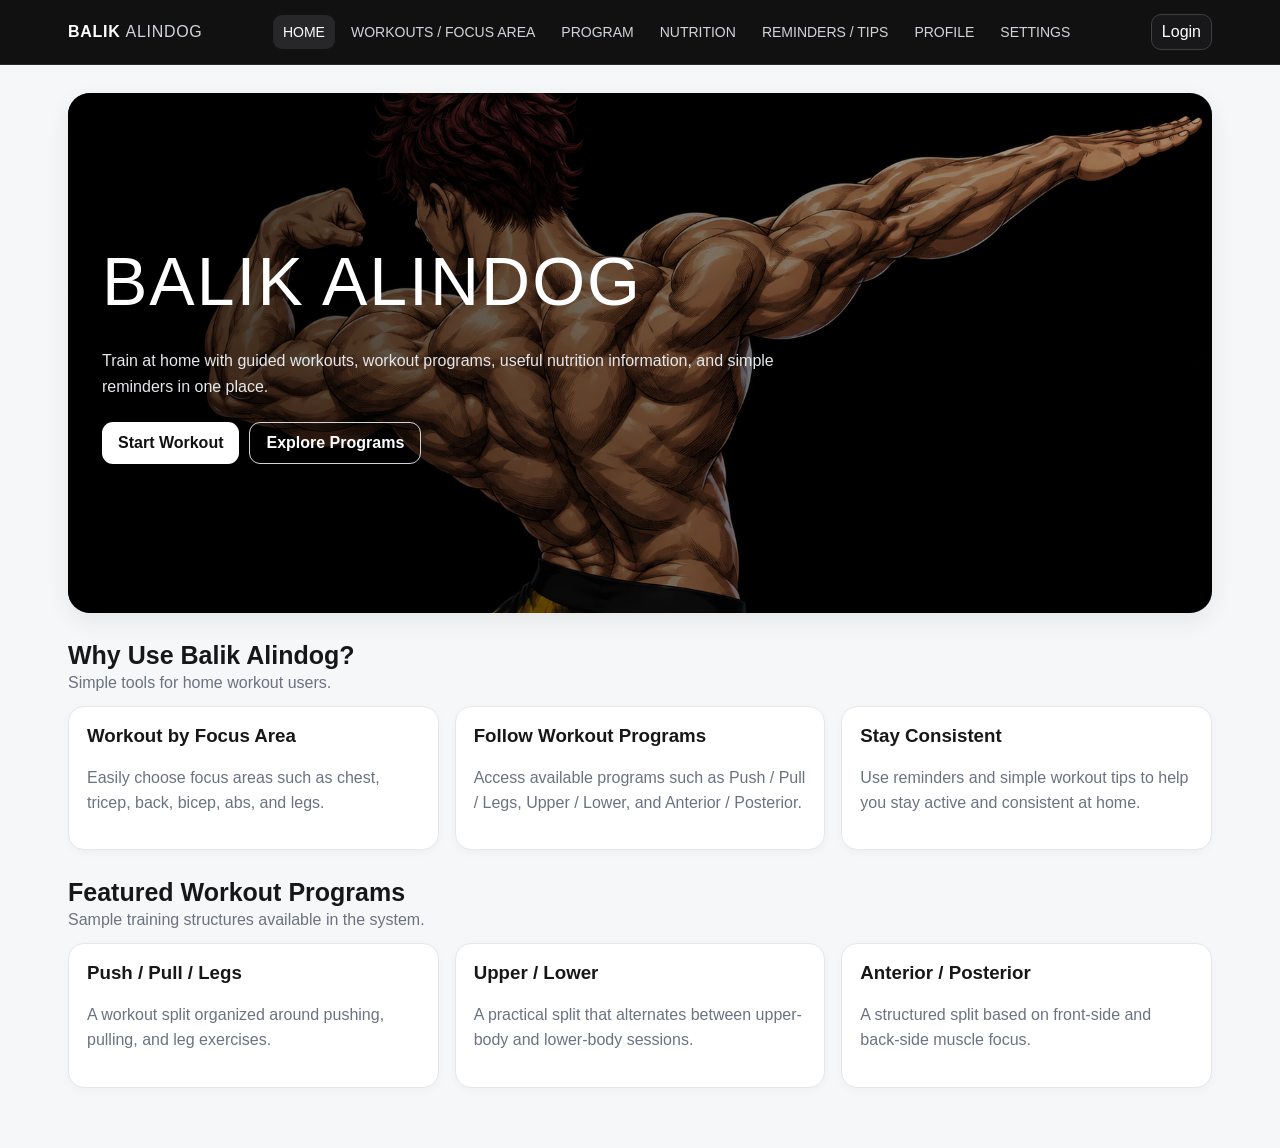
<file: index.html>
<!doctype html>
<html lang="en">
<head>
<meta charset="utf-8">
<meta name="viewport" content="width=device-width,initial-scale=1">
<title>Home | Balik Alindog</title>
<link rel="icon" type="image/png" href="assets/img/favicon.png">
<link rel="stylesheet" href="assets/css/style.css">
</head>
<body>

<header class="topbar">
    <div class="nav">
        <a class="brand" href="index.html">BALIK <span>ALINDOG</span></a>

        <nav class="navlinks">
            <a data-nav href="index.html">HOME</a>
            <a data-nav href="workouts.html">WORKOUTS / FOCUS AREA</a>
            <a data-nav href="program.html">PROGRAM</a>
            <a data-nav href="nutrition.html">NUTRITION</a>
            <a data-nav href="reminders.html">REMINDERS / TIPS</a>
            <a data-nav href="profile.html">PROFILE</a>
            <a data-nav href="settings.html">SETTINGS</a>
        </nav>

        <div class="nav-actions">
            <a class="icon-btn" href="login.html">Login</a>
            <button class="icon-btn menu-btn" id="menuBtn">☰</button>
        </div>
    </div>

    <nav class="mobile-nav" id="mobileNav">
        <a data-nav href="index.html">HOME</a>
        <a data-nav href="workouts.html">WORKOUTS / FOCUS AREA</a>
        <a data-nav href="program.html">PROGRAM</a>
        <a data-nav href="nutrition.html">NUTRITION</a>
        <a data-nav href="reminders.html">REMINDERS / TIPS</a>
        <a data-nav href="profile.html">PROFILE</a>
        <a data-nav href="settings.html">SETTINGS</a>
    </nav>
</header>


<main class="container">

<section class="hero hero-bg">
    <div class="hero-overlay">
        <h1>BALIK ALINDOG</h1>
        <p>
            Train at home with guided workouts, workout programs,
            useful nutrition information, and simple reminders in one place.
        </p>

        <div class="actions">
            <a class="btn btn-primary" href="workouts.html">Start Workout</a>
            <a class="btn btn-outline" href="program.html">Explore Programs</a>
        </div>
    </div>
</section>

<div class="section-head">
    <div>
        <h2>Why Use Balik Alindog?</h2>
        <p>Simple tools for home workout users.</p>
    </div>
</div>

<section class="grid">

    <article class="card">
        <div class="card-body">
            <h3>Workout by Focus Area</h3>
            <p>Easily choose focus areas such as chest, tricep, back, bicep, abs, and legs.</p>
        </div>
    </article>

    <article class="card">
        <div class="card-body">
            <h3>Follow Workout Programs</h3>
            <p>Access available programs such as Push / Pull / Legs, Upper / Lower, and Anterior / Posterior.</p>
        </div>
    </article>

    <article class="card">
        <div class="card-body">
            <h3>Stay Consistent</h3>
            <p>Use reminders and simple workout tips to help you stay active and consistent at home.</p>
        </div>
    </article>

</section>

<div class="section-head">
    <div>
        <h2>Featured Workout Programs</h2>
        <p>Sample training structures available in the system.</p>
    </div>
</div>

<section class="grid">

    <article class="card">
        <div class="card-body">
            <h3>Push / Pull / Legs</h3>
            <p>A workout split organized around pushing, pulling, and leg exercises.</p>
        </div>
    </article>

    <article class="card">
        <div class="card-body">
            <h3>Upper / Lower</h3>
            <p>A practical split that alternates between upper-body and lower-body sessions.</p>
        </div>
    </article>

    <article class="card">
        <div class="card-body">
            <h3>Anterior / Posterior</h3>
            <p>A structured split based on front-side and back-side muscle focus.</p>
        </div>
    </article>

</section>

</main>

<script src="assets/js/app.js"></script>
</body>
</html>
</file>
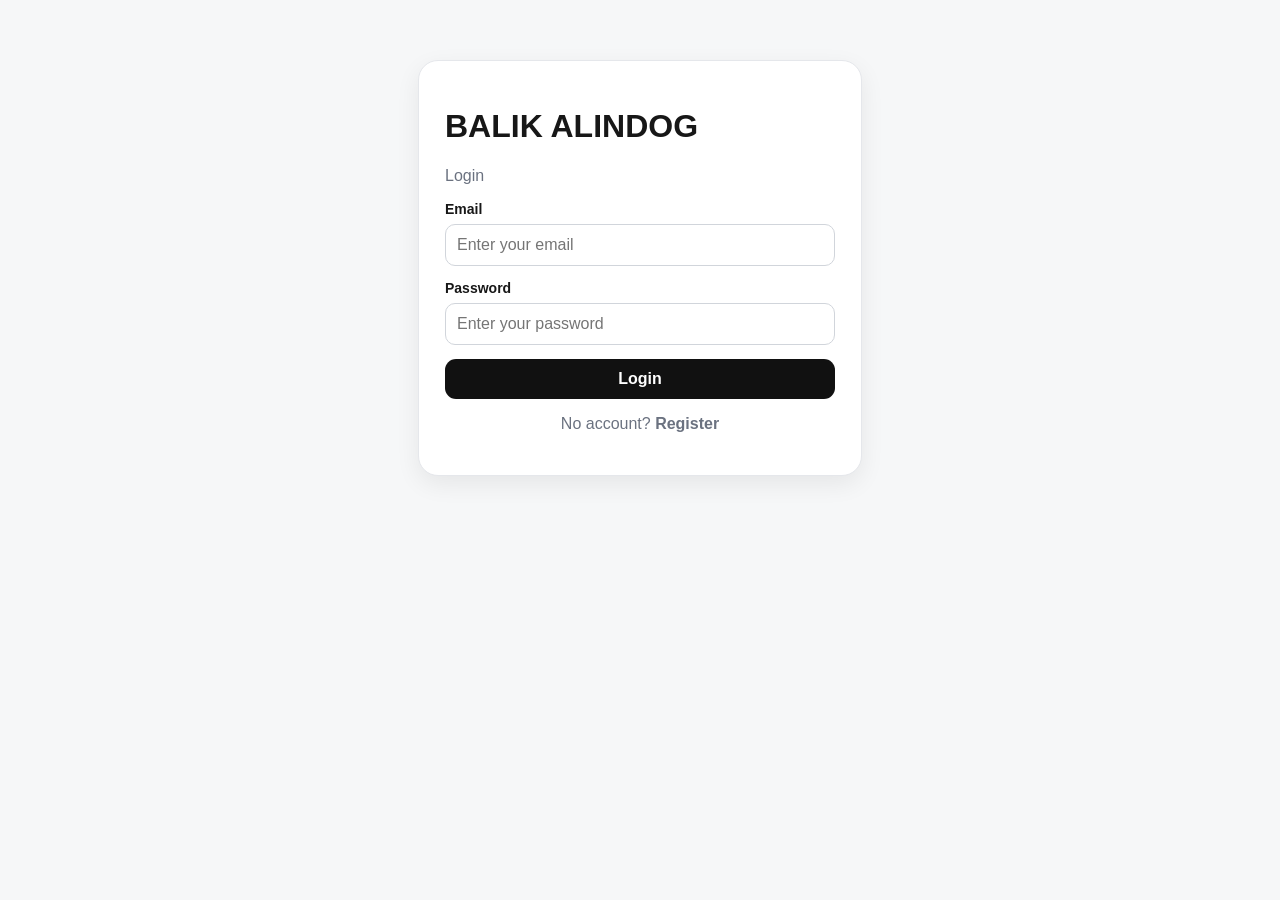
<file: login.html>
<!doctype html>
<html lang="en">
<head>
<meta charset="utf-8">
<meta name="viewport" content="width=device-width,initial-scale=1">
<title>Login | Balik Alindog</title>
<link rel="icon" type="image/png" href="assets/img/favicon.png">
<link rel="stylesheet" href="assets/css/style.css">
</head>
<body>
<div class="auth-wrap">
    <div class="auth-card">
        <h1>BALIK ALINDOG</h1>
        <p class="muted">Login</p>

        <div class="field">
            <label>Email</label>
            <input type="email" placeholder="Enter your email">
        </div>

        <div class="field">
            <label>Password</label>
            <input type="password" placeholder="Enter your password">
        </div>

        <a class="btn btn-dark full" href="index.html">Login</a>

        <p class="muted" style="text-align:center">
            No account? <a href="register.html"><strong>Register</strong></a>
        </p>
    </div>
</div>
<script src="assets/js/app.js"></script>
</body>
</html>
</file>
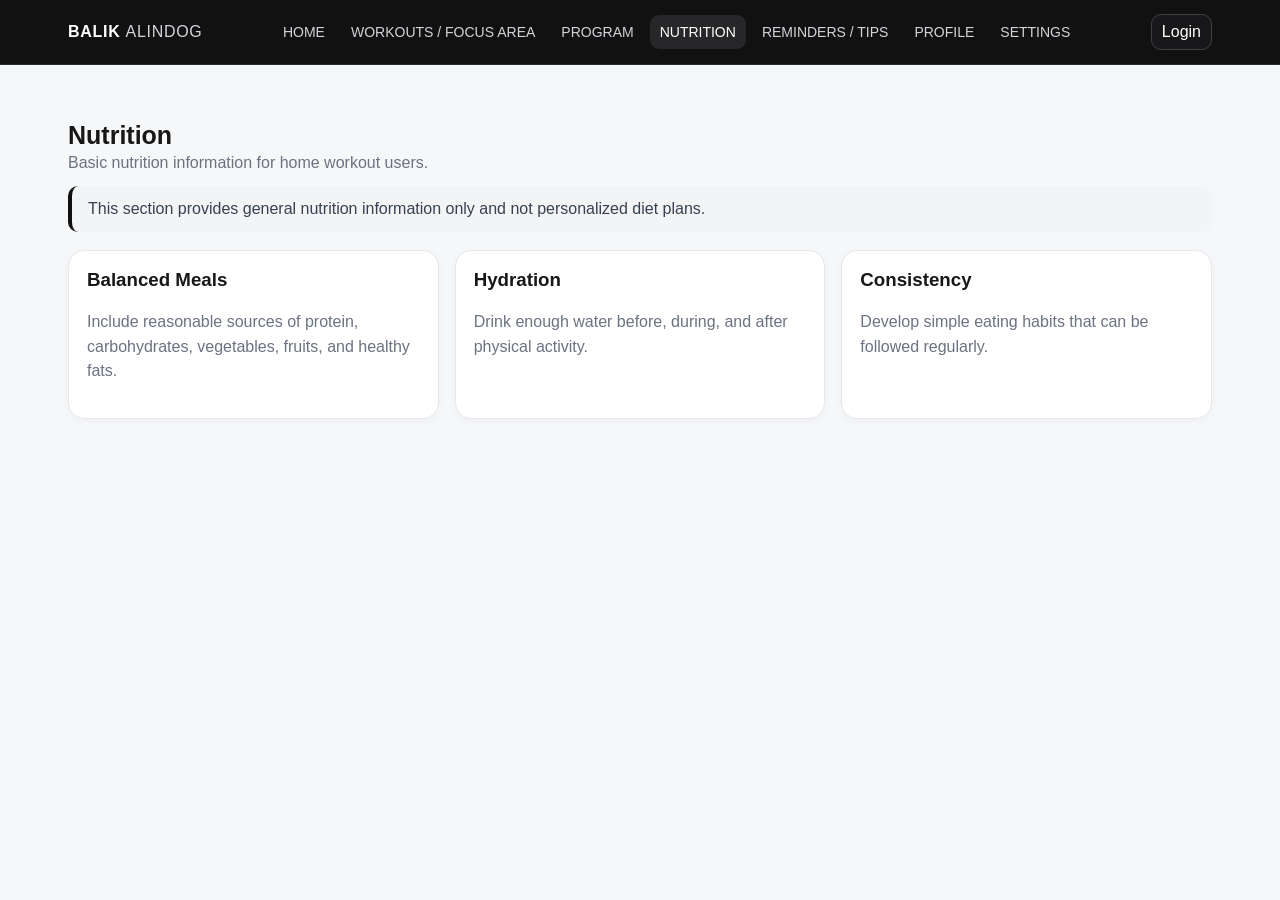
<file: nutrition.html>
<!doctype html>
<html lang="en">
<head>
<meta charset="utf-8">
<meta name="viewport" content="width=device-width,initial-scale=1">
<title>Nutrition | Balik Alindog</title>
<link rel="icon" type="image/png" href="assets/img/favicon.png">
<link rel="stylesheet" href="assets/css/style.css">
</head>
<body>

<header class="topbar">
    <div class="nav">
        <a class="brand" href="index.html">BALIK <span>ALINDOG</span></a>

        <nav class="navlinks">
            <a data-nav href="index.html">HOME</a>
            <a data-nav href="workouts.html">WORKOUTS / FOCUS AREA</a>
            <a data-nav href="program.html">PROGRAM</a>
            <a data-nav href="nutrition.html">NUTRITION</a>
            <a data-nav href="reminders.html">REMINDERS / TIPS</a>
            <a data-nav href="profile.html">PROFILE</a>
            <a data-nav href="settings.html">SETTINGS</a>
        </nav>

        <div class="nav-actions">
            <a class="icon-btn" href="login.html">Login</a>
            <button class="icon-btn menu-btn" id="menuBtn">☰</button>
        </div>
    </div>

    <nav class="mobile-nav" id="mobileNav">
        <a data-nav href="index.html">HOME</a>
        <a data-nav href="workouts.html">WORKOUTS / FOCUS AREA</a>
        <a data-nav href="program.html">PROGRAM</a>
        <a data-nav href="nutrition.html">NUTRITION</a>
        <a data-nav href="reminders.html">REMINDERS / TIPS</a>
        <a data-nav href="profile.html">PROFILE</a>
        <a data-nav href="settings.html">SETTINGS</a>
    </nav>
</header>


<main class="container">
    <div class="section-head">
        <div>
            <h2>Nutrition</h2>
            <p>Basic nutrition information for home workout users.</p>
        </div>
    </div>

    <div class="notice">
        This section provides general nutrition information only and not personalized diet plans.
    </div>

    <section class="grid">
        <article class="card">
            <div class="card-body">
                <h3>Balanced Meals</h3>
                <p>Include reasonable sources of protein, carbohydrates, vegetables, fruits, and healthy fats.</p>
            </div>
        </article>

        <article class="card">
            <div class="card-body">
                <h3>Hydration</h3>
                <p>Drink enough water before, during, and after physical activity.</p>
            </div>
        </article>

        <article class="card">
            <div class="card-body">
                <h3>Consistency</h3>
                <p>Develop simple eating habits that can be followed regularly.</p>
            </div>
        </article>
    </section>
</main>

<script src="assets/js/app.js"></script>
</body>
</html>
</file>
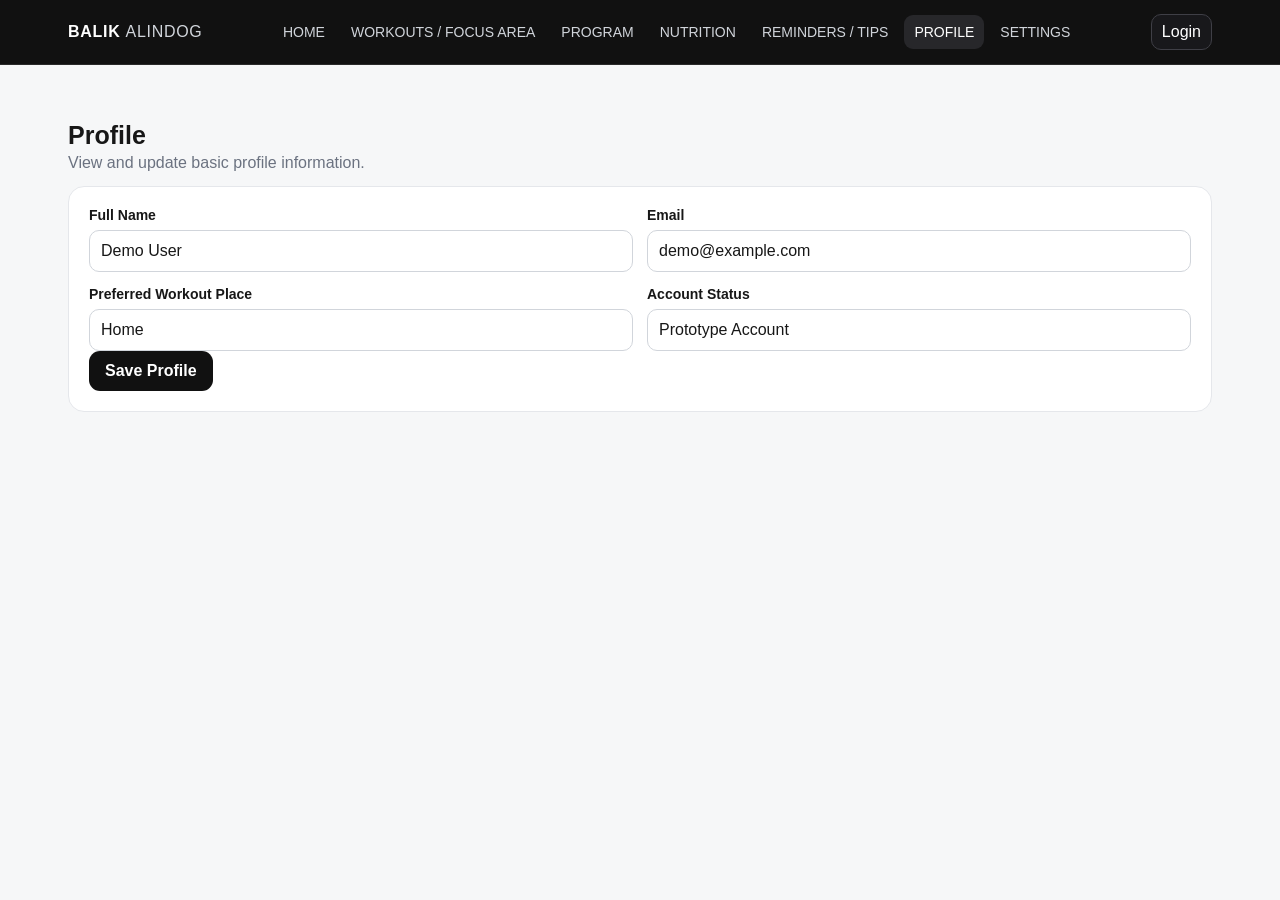
<file: profile.html>
<!doctype html>
<html lang="en">
<head>
<meta charset="utf-8">
<meta name="viewport" content="width=device-width,initial-scale=1">
<title>Profile | Balik Alindog</title>
<link rel="icon" type="image/png" href="assets/img/favicon.png">
<link rel="stylesheet" href="assets/css/style.css">
</head>
<body>

<header class="topbar">
    <div class="nav">
        <a class="brand" href="index.html">BALIK <span>ALINDOG</span></a>

        <nav class="navlinks">
            <a data-nav href="index.html">HOME</a>
            <a data-nav href="workouts.html">WORKOUTS / FOCUS AREA</a>
            <a data-nav href="program.html">PROGRAM</a>
            <a data-nav href="nutrition.html">NUTRITION</a>
            <a data-nav href="reminders.html">REMINDERS / TIPS</a>
            <a data-nav href="profile.html">PROFILE</a>
            <a data-nav href="settings.html">SETTINGS</a>
        </nav>

        <div class="nav-actions">
            <a class="icon-btn" href="login.html">Login</a>
            <button class="icon-btn menu-btn" id="menuBtn">☰</button>
        </div>
    </div>

    <nav class="mobile-nav" id="mobileNav">
        <a data-nav href="index.html">HOME</a>
        <a data-nav href="workouts.html">WORKOUTS / FOCUS AREA</a>
        <a data-nav href="program.html">PROGRAM</a>
        <a data-nav href="nutrition.html">NUTRITION</a>
        <a data-nav href="reminders.html">REMINDERS / TIPS</a>
        <a data-nav href="profile.html">PROFILE</a>
        <a data-nav href="settings.html">SETTINGS</a>
    </nav>
</header>


<main class="container">
    <div class="section-head">
        <div>
            <h2>Profile</h2>
            <p>View and update basic profile information.</p>
        </div>
    </div>

    <section class="panel">
        <div class="form-grid">
            <div class="field">
                <label>Full Name</label>
                <input value="Demo User">
            </div>

            <div class="field">
                <label>Email</label>
                <input type="email" value="demo@example.com">
            </div>

            <div class="field">
                <label>Preferred Workout Place</label>
                <input value="Home">
            </div>

            <div class="field">
                <label>Account Status</label>
                <input value="Prototype Account" disabled>
            </div>
        </div>

        <div class="program-actions">
            <button class="btn btn-dark">Save Profile</button>
        </div>
    </section>
</main>

<script src="assets/js/app.js"></script>
</body>
</html>
</file>
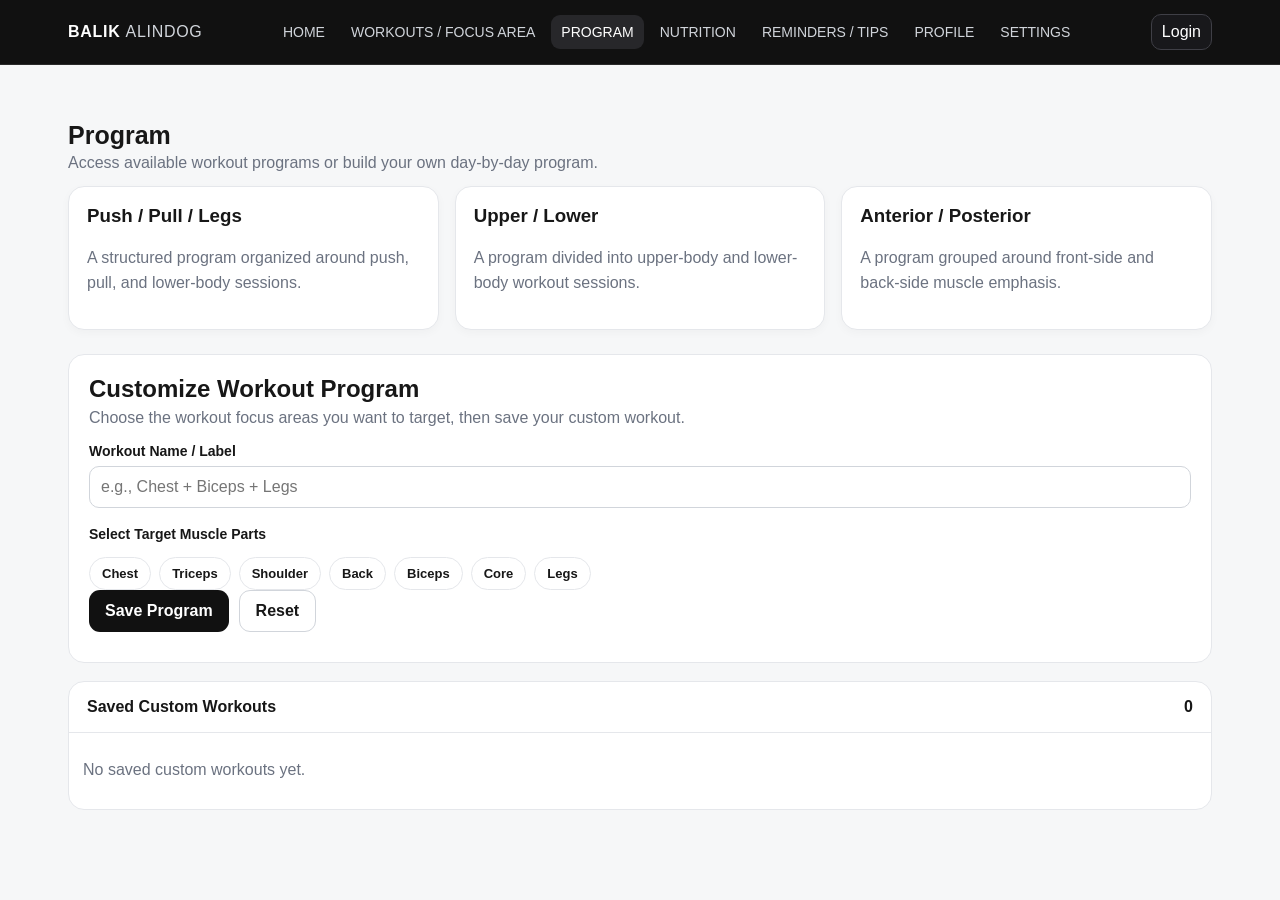
<file: program.html>
<!doctype html>
<html lang="en">
<head>
<meta charset="utf-8">
<meta name="viewport" content="width=device-width,initial-scale=1">
<title>Program | Balik Alindog</title>
<link rel="icon" type="image/png" href="assets/img/favicon.png">
<link rel="stylesheet" href="assets/css/style.css">
<style>
.program-builder{margin-top:24px}.builder-header{display:flex;justify-content:space-between;align-items:center;gap:12px;flex-wrap:wrap;margin-bottom:16px}.day-card{background:var(--surface);border:1px solid var(--line);border-radius:16px;padding:18px;margin-bottom:16px}.day-card-header{display:flex;justify-content:space-between;align-items:center;gap:12px;margin-bottom:14px}.day-card-header h3{margin:0}.day-actions{display:flex;gap:8px;flex-wrap:wrap}.muscle-option input:checked+label{background:#111;color:#fff;border-color:#111}body.dark-mode .muscle-option input:checked+label{background:#f3f4f6;color:#111;border-color:#f3f4f6}.program-name-row{margin-bottom:18px}.save-status{margin-top:10px;color:var(--muted);font-size:14px}@media(max-width:800px){}@media(max-width:480px){}

.saved-programs-panel {
    padding: 0;
    overflow: hidden;
}

.saved-programs-summary {
    list-style: none;
    padding: 16px 18px;
    font-weight: 800;
    display: flex;
    align-items: center;
    justify-content: space-between;
    gap: 10px;
}

details[open] > .saved-count {
    min-width: 26px;
    height: 26px;
    padding: 0 8px;
    border-radius: 999px;
    background: #111;
    color: #fff;
    display: inline-flex;
    align-items: center;
    justify-content: center;
    font-size: 12px;
    margin-left: auto;
    margin-right: 8px;
}

body.dark-mode .saved-count {
    background: #f3f4f6;
    color: #111;
}

.saved-programs-list {
    border-top: 1px solid var(--line);
    padding: 12px 14px 14px;
}

.saved-program-item {
    border: 1px solid var(--line);
    border-radius: 10px;
    background: var(--surface);
    margin-bottom: 8px;
    overflow: hidden;
}

.saved-program-item:last-child {
    margin-bottom: 0;
}

.saved-program-item summary {
    cursor: pointer;
    padding: 11px 12px;
    display: flex;
    align-items: center;
    gap: 10px;
    list-style: none;
}

.saved-program-item summary::-webkit-details-marker {
    display: none;
}

.saved-program-name {
    font-weight: 800;
    flex: 1;
}

.saved-program-meta {
    color: var(--muted);
    font-size: 13px;
}

.saved-program-body {
    border-top: 1px solid var(--line);
    padding: 10px 12px 12px;
}

.saved-day-line {
    padding: 7px 0;
    border-bottom: 1px dashed var(--line);
    line-height: 1.45;
}

.saved-day-line:last-child {
    border-bottom: none;
}

.saved-program-controls {
    margin-top: 10px;
    display: flex;
    gap: 8px;
    justify-content: flex-end;
    flex-wrap: wrap;
}


.focus-chip-grid {
    display: flex;
    flex-wrap: wrap;
    gap: 8px;
    margin-top: 8px;
}

.focus-chip {
    position: relative;
}

.focus-chip input {
    position: absolute;
    opacity: 0;
    pointer-events: none;
}

.focus-chip label {
    display: inline-block;
    padding: 8px 12px;
    border: 1px solid var(--line);
    border-radius: 999px;
    background: var(--surface);
    color: var(--text);
    font-size: 13px;
    font-weight: 700;
    cursor: pointer;
    transition: .2s ease;
}

.focus-chip input:checked + label {
    background: #111;
    border-color: #111;
    color: #fff;
}

body.dark-mode .focus-chip input:checked + label {
    background: #f3f4f6;
    border-color: #f3f4f6;
    color: #111;
}

</style>
</head>
<body>
<header class="topbar">
<div class="nav"><a class="brand" href="index.html">BALIK <span>ALINDOG</span></a><nav class="navlinks"><a data-nav href="index.html">HOME</a><a data-nav href="workouts.html">WORKOUTS / FOCUS AREA</a><a data-nav href="program.html">PROGRAM</a><a data-nav href="nutrition.html">NUTRITION</a><a data-nav href="reminders.html">REMINDERS / TIPS</a><a data-nav href="profile.html">PROFILE</a><a data-nav href="settings.html">SETTINGS</a></nav><div class="nav-actions"><a class="icon-btn" href="login.html">Login</a><button class="icon-btn menu-btn" id="menuBtn">☰</button></div></div>
<nav class="mobile-nav" id="mobileNav"><a data-nav href="index.html">HOME</a><a data-nav href="workouts.html">WORKOUTS / FOCUS AREA</a><a data-nav href="program.html">PROGRAM</a><a data-nav href="nutrition.html">NUTRITION</a><a data-nav href="reminders.html">REMINDERS / TIPS</a><a data-nav href="profile.html">PROFILE</a><a data-nav href="settings.html">SETTINGS</a></nav>
</header>
<main class="container">
<div class="section-head"><div><h2>Program</h2><p>Access available workout programs or build your own day-by-day program.</p></div></div>
<section class="grid">
<article class="card"><div class="card-body"><h3>Push / Pull / Legs</h3><p>A structured program organized around push, pull, and lower-body sessions.</p></div></article>
<article class="card"><div class="card-body"><h3>Upper / Lower</h3><p>A program divided into upper-body and lower-body workout sessions.</p></div></article>
<article class="card"><div class="card-body"><h3>Anterior / Posterior</h3><p>A program grouped around front-side and back-side muscle emphasis.</p></div></article>
</section>



<section class="panel program-builder">

    <div class="builder-header">
        <div>
            <h2 style="margin:0 0 6px;">Customize Workout Program</h2>
            <p class="muted" style="margin:0;">
                Choose the workout focus areas you want to target, then save your custom workout.
            </p>
        </div>
    </div>

    <div class="program-name-row field">
        <label for="programName">Workout Name / Label</label>
        <input id="programName" type="text" placeholder="e.g., Chest + Biceps + Legs">
    </div>

    <div class="field" style="margin-top:16px;">
        <label>Select Target Muscle Parts</label>

        <div class="focus-chip-grid">
            <div class="focus-chip">
                <input type="checkbox" id="focus-chest" value="Chest">
                <label for="focus-chest">Chest</label>
            </div>

            <div class="focus-chip">
                <input type="checkbox" id="focus-triceps" value="Triceps">
                <label for="focus-triceps">Triceps</label>
            </div>

            <div class="focus-chip">
                <input type="checkbox" id="focus-shoulder" value="Shoulder">
                <label for="focus-shoulder">Shoulder</label>
            </div>

            <div class="focus-chip">
                <input type="checkbox" id="focus-back" value="Back">
                <label for="focus-back">Back</label>
            </div>

            <div class="focus-chip">
                <input type="checkbox" id="focus-biceps" value="Biceps">
                <label for="focus-biceps">Biceps</label>
            </div>

            <div class="focus-chip">
                <input type="checkbox" id="focus-core" value="Core">
                <label for="focus-core">Core</label>
            </div>

            <div class="focus-chip">
                <input type="checkbox" id="focus-legs" value="Legs">
                <label for="focus-legs">Legs</label>
            </div>
        </div>
    </div>

    <div class="program-actions">
        <button class="btn btn-dark" type="button" id="saveProgramBtn">
            Save Program
        </button>

        <button class="btn btn-outline" type="button" id="clearProgramBtn">
            Reset
        </button>
    </div>

    <div id="saveStatus" class="save-status"></div>

</section>


<section class="panel saved-programs-panel">
    <div class="saved-programs-summary">
        <span>Saved Custom Workouts</span>
        <span id="savedProgramCount" class="saved-count">0</span>
    </div>

    <div id="savedProgramsList" class="saved-programs-list">
        <p class="muted">No saved custom workouts yet.</p>
    </div>
</section>






</main>
<script src="assets/js/app.js"></script>
<script>
const allowedFocusAreas = [
    "Chest",
    "Triceps",
    "Shoulder",
    "Back",
    "Biceps",
    "Core",
    "Legs"
];

let editingProgramId = null;

function escapeProgramHtml(value) {
    return String(value).replace(/[&<>"']/g, character => {
        const chars = {
            "&": "&amp;",
            "<": "&lt;",
            ">": "&gt;",
            '"': "&quot;",
            "'": "&#039;"
        };
        return chars[character];
    });
}

function getPrograms() {
    try {
        return JSON.parse(localStorage.getItem("balikCustomPrograms") || "[]");
    } catch {
        return [];
    }
}

function savePrograms(programs) {
    localStorage.setItem("balikCustomPrograms", JSON.stringify(programs));
}

function getSelectedTargets() {
    return Array.from(
        document.querySelectorAll('.focus-chip input[type="checkbox"]:checked')
    ).map(input => input.value);
}

function saveCustomProgram() {
    const programName = document.querySelector("#programName").value.trim();
    const targets = getSelectedTargets();

    if (!programName) {
        alert("Please enter a workout name or label.");
        return;
    }

    if (targets.length === 0) {
        alert("Please select at least one target muscle part.");
        return;
    }

    const programs = getPrograms();

    if (editingProgramId) {
        const index = programs.findIndex(item => item.id === editingProgramId);

        if (index !== -1) {
            programs[index] = {
                ...programs[index],
                programName,
                targets
            };
        }
    } else {
        const sameNameIndex = programs.findIndex(
            item => item.programName.toLowerCase() === programName.toLowerCase()
        );

        if (sameNameIndex !== -1) {
            programs[sameNameIndex] = {
                ...programs[sameNameIndex],
                programName,
                targets
            };
        } else {
            programs.push({
                id: "program-" + Date.now(),
                programName,
                targets
            });
        }
    }

    savePrograms(programs);
    renderSavedPrograms();
    resetBuilder(false);
    setSaveStatus("Program saved.");
}

function renderSavedPrograms() {
    const programs = getPrograms();
    const list = document.querySelector("#savedProgramsList");
    const count = document.querySelector("#savedProgramCount");

    count.textContent = programs.length;

    if (programs.length === 0) {
        list.innerHTML = '<p class="muted">No saved custom workouts yet.</p>';
        return;
    }

    list.innerHTML = programs.map(program => `
        <details class="saved-program-item">
            <summary>
                <span class="saved-program-name">${escapeProgramHtml(program.programName)}</span>
            </summary>

            <div class="saved-program-body">
                <div class="saved-targets">
                    <strong>Targets:</strong>
                    ${program.targets.map(target => escapeProgramHtml(target)).join(", ")}
                </div>

                <div class="saved-program-controls">
                    <button
                        class="btn btn-outline"
                        type="button"
                        onclick="editSavedProgram('${program.id}')">
                        Edit
                    </button>

                    <button
                        class="btn btn-outline"
                        type="button"
                        onclick="deleteSavedProgram('${program.id}')">
                        Delete
                    </button>
                </div>
            </div>
        </details>
    `).join("");
}

function editSavedProgram(id) {
    const program = getPrograms().find(item => item.id === id);
    if (!program) return;

    editingProgramId = id;
    document.querySelector("#programName").value = program.programName;

    document.querySelectorAll('.focus-chip input[type="checkbox"]').forEach(input => {
        input.checked = program.targets.includes(input.value);
    });

    setSaveStatus("Editing saved program.");

    window.scrollTo({
        top: document.querySelector(".program-builder").offsetTop - 80,
        behavior: "smooth"
    });
}

function deleteSavedProgram(id) {
    if (!confirm("Delete this saved custom workout?")) return;

    const programs = getPrograms().filter(item => item.id !== id);
    savePrograms(programs);

    if (editingProgramId === id) {
        resetBuilder(false);
    }

    renderSavedPrograms();
}

function resetBuilder(ask = true) {
    if (ask && !confirm("Reset the current custom workout?")) return;

    editingProgramId = null;
    document.querySelector("#programName").value = "";

    document.querySelectorAll('.focus-chip input[type="checkbox"]').forEach(input => {
        input.checked = false;
    });

    setSaveStatus("");
}

function setSaveStatus(message) {
    document.querySelector("#saveStatus").textContent = message;
}

function cleanOldSavedPrograms() {
    const programs = getPrograms();
    let changed = false;

    const cleaned = programs.map(program => {
        if (Array.isArray(program.targets)) {
            return {
                ...program,
                targets: program.targets.filter(target => allowedFocusAreas.includes(target))
            };
        }

        if (Array.isArray(program.days)) {
            const merged = [];

            program.days.forEach(day => {
                if (Array.isArray(day.targets)) {
                    day.targets.forEach(target => {
                        if (allowedFocusAreas.includes(target) && !merged.includes(target)) {
                            merged.push(target);
                        }
                    });
                }
            });

            changed = true;

            return {
                id: program.id || "program-" + Date.now(),
                programName: program.programName || "Custom Workout",
                targets: merged
            };
        }

        changed = true;

        return {
            id: program.id || "program-" + Date.now(),
            programName: program.programName || "Custom Workout",
            targets: []
        };
    });

    if (changed) {
        savePrograms(cleaned);
    }
}

document.querySelector("#saveProgramBtn").addEventListener("click", saveCustomProgram);
document.querySelector("#clearProgramBtn").addEventListener("click", () => resetBuilder(true));

document.addEventListener("DOMContentLoaded", () => {
    cleanOldSavedPrograms();
    renderSavedPrograms();
});
</script>
</body>
</html>
</file>
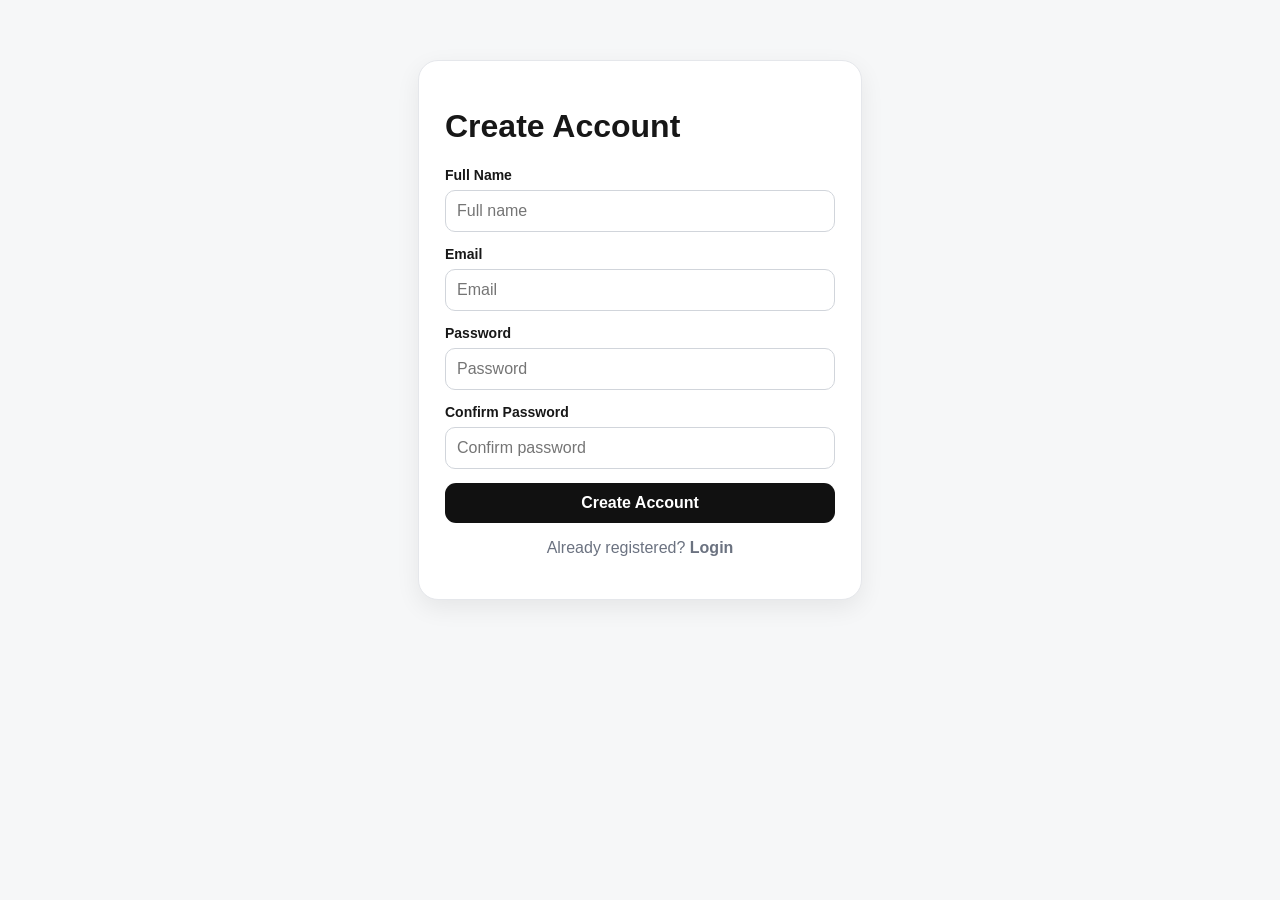
<file: register.html>
<!doctype html>
<html lang="en">
<head>
<meta charset="utf-8">
<meta name="viewport" content="width=device-width,initial-scale=1">
<title>Register | Balik Alindog</title>
<link rel="stylesheet" href="assets/css/style.css">
</head>
<body>
<div class="auth-wrap">
    <div class="auth-card">
        <h1>Create Account</h1>

        <div class="field">
            <label>Full Name</label>
            <input placeholder="Full name">
        </div>

        <div class="field">
            <label>Email</label>
            <input type="email" placeholder="Email">
        </div>

        <div class="field">
            <label>Password</label>
            <input type="password" placeholder="Password">
        </div>

        <div class="field">
            <label>Confirm Password</label>
            <input type="password" placeholder="Confirm password">
        </div>

        <a class="btn btn-dark full" href="login.html">Create Account</a>

        <p class="muted" style="text-align:center">
            Already registered? <a href="login.html"><strong>Login</strong></a>
        </p>
    </div>
</div>
<script src="assets/js/app.js"></script>
</body>
</html>
</file>
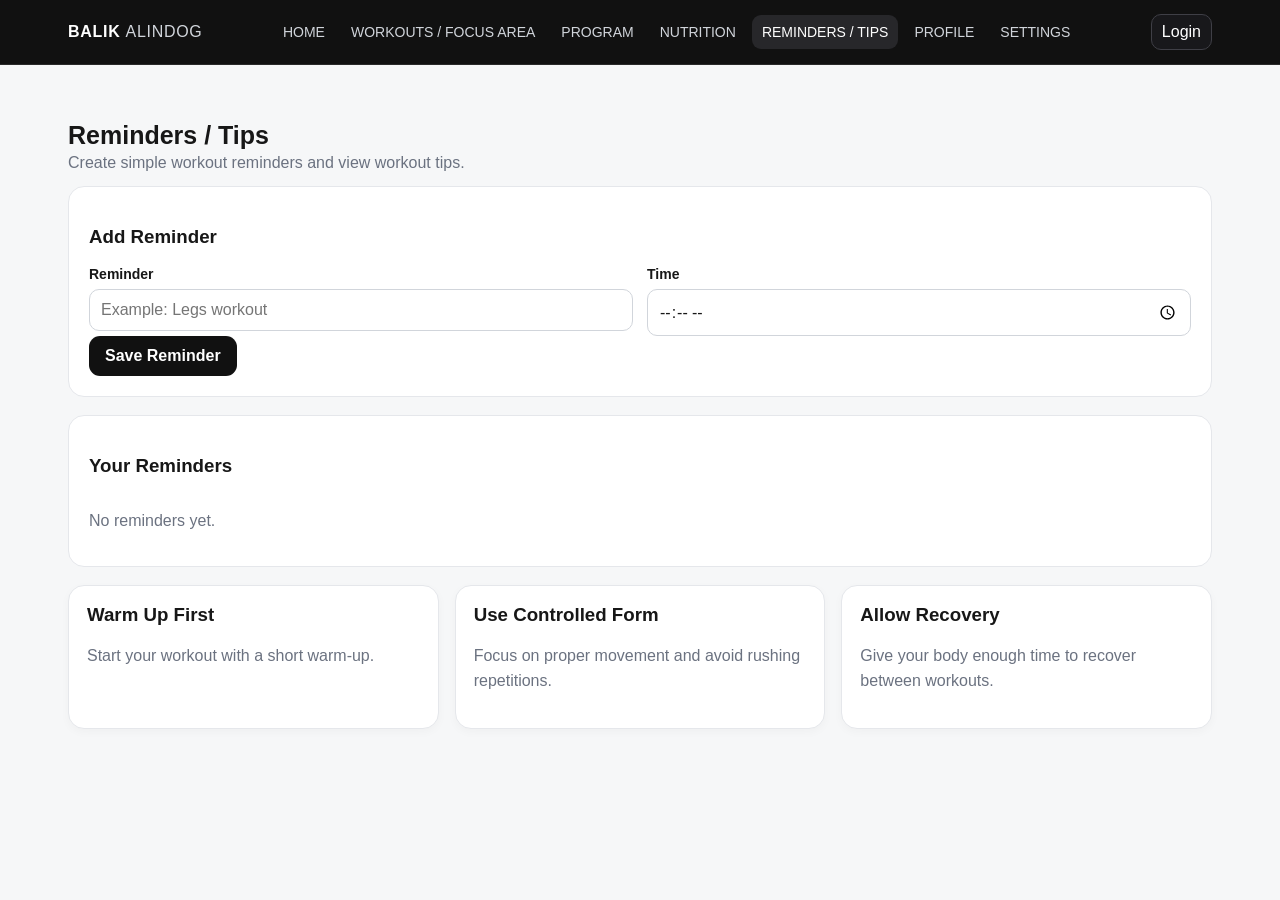
<file: reminders.html>
<!doctype html>
<html lang="en">
<head>
<meta charset="utf-8">
<meta name="viewport" content="width=device-width,initial-scale=1">
<title>Reminders / Tips | Balik Alindog</title>
<link rel="icon" type="image/png" href="assets/img/favicon.png">
<link rel="stylesheet" href="assets/css/style.css">
</head>
<body>

<header class="topbar">
    <div class="nav">
        <a class="brand" href="index.html">BALIK <span>ALINDOG</span></a>

        <nav class="navlinks">
            <a data-nav href="index.html">HOME</a>
            <a data-nav href="workouts.html">WORKOUTS / FOCUS AREA</a>
            <a data-nav href="program.html">PROGRAM</a>
            <a data-nav href="nutrition.html">NUTRITION</a>
            <a data-nav href="reminders.html">REMINDERS / TIPS</a>
            <a data-nav href="profile.html">PROFILE</a>
            <a data-nav href="settings.html">SETTINGS</a>
        </nav>

        <div class="nav-actions">
            <a class="icon-btn" href="login.html">Login</a>
            <button class="icon-btn menu-btn" id="menuBtn">☰</button>
        </div>
    </div>

    <nav class="mobile-nav" id="mobileNav">
        <a data-nav href="index.html">HOME</a>
        <a data-nav href="workouts.html">WORKOUTS / FOCUS AREA</a>
        <a data-nav href="program.html">PROGRAM</a>
        <a data-nav href="nutrition.html">NUTRITION</a>
        <a data-nav href="reminders.html">REMINDERS / TIPS</a>
        <a data-nav href="profile.html">PROFILE</a>
        <a data-nav href="settings.html">SETTINGS</a>
    </nav>
</header>


<main class="container">

<div class="section-head">
    <div>
        <h2>Reminders / Tips</h2>
        <p>Create simple workout reminders and view workout tips.</p>
    </div>
</div>

<section class="panel">
    <h3>Add Reminder</h3>

    <div class="form-grid">
        <div class="field">
            <label>Reminder</label>
            <input id="reminderText" placeholder="Example: Legs workout">
        </div>

        <div class="field">
            <label>Time</label>
            <input id="reminderTime" type="time">
        </div>
    </div>

    <div class="program-actions">
        <button class="btn btn-dark" onclick="saveReminder()">Save Reminder</button>
    </div>
</section>

<section class="panel">
    <h3>Your Reminders</h3>
    <div id="reminderList" class="list"></div>
</section>

<section class="grid">
    <article class="card"><div class="card-body"><h3>Warm Up First</h3><p>Start your workout with a short warm-up.</p></div></article>
    <article class="card"><div class="card-body"><h3>Use Controlled Form</h3><p>Focus on proper movement and avoid rushing repetitions.</p></div></article>
    <article class="card"><div class="card-body"><h3>Allow Recovery</h3><p>Give your body enough time to recover between workouts.</p></div></article>
</section>

</main>

<script src="assets/js/app.js"></script>
</body>
</html>
</file>
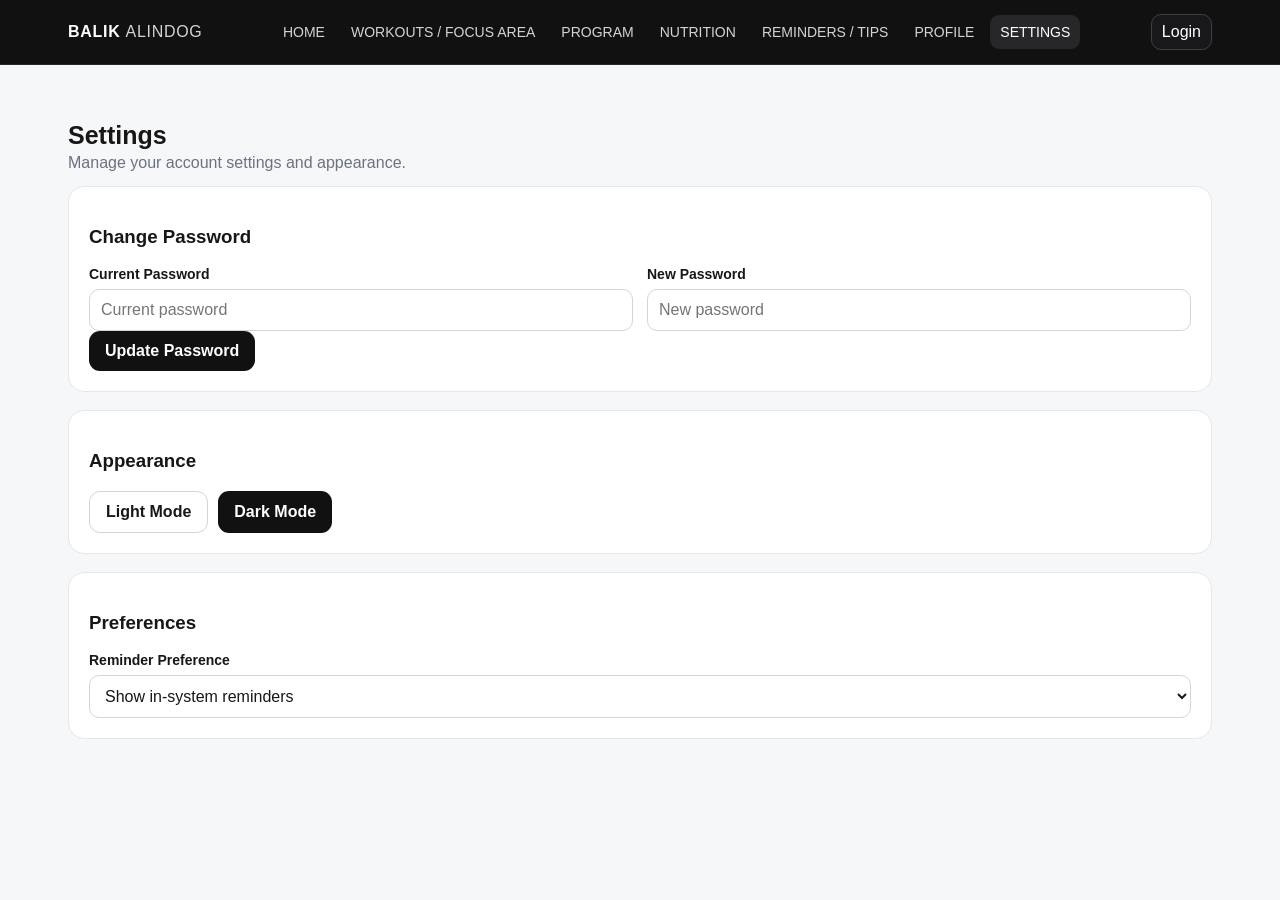
<file: settings.html>
<!doctype html>
<html lang="en">
<head>
<meta charset="utf-8">
<meta name="viewport" content="width=device-width,initial-scale=1">
<title>Settings | Balik Alindog</title>
<link rel="icon" type="image/png" href="assets/img/favicon.png">
<link rel="stylesheet" href="assets/css/style.css">
</head>
<body>

<header class="topbar">
    <div class="nav">
        <a class="brand" href="index.html">BALIK <span>ALINDOG</span></a>

        <nav class="navlinks">
            <a data-nav href="index.html">HOME</a>
            <a data-nav href="workouts.html">WORKOUTS / FOCUS AREA</a>
            <a data-nav href="program.html">PROGRAM</a>
            <a data-nav href="nutrition.html">NUTRITION</a>
            <a data-nav href="reminders.html">REMINDERS / TIPS</a>
            <a data-nav href="profile.html">PROFILE</a>
            <a data-nav href="settings.html">SETTINGS</a>
        </nav>

        <div class="nav-actions">
            <a class="icon-btn" href="login.html">Login</a>
            <button class="icon-btn menu-btn" id="menuBtn">☰</button>
        </div>
    </div>

    <nav class="mobile-nav" id="mobileNav">
        <a data-nav href="index.html">HOME</a>
        <a data-nav href="workouts.html">WORKOUTS / FOCUS AREA</a>
        <a data-nav href="program.html">PROGRAM</a>
        <a data-nav href="nutrition.html">NUTRITION</a>
        <a data-nav href="reminders.html">REMINDERS / TIPS</a>
        <a data-nav href="profile.html">PROFILE</a>
        <a data-nav href="settings.html">SETTINGS</a>
    </nav>
</header>


<main class="container">

<div class="section-head">
    <div>
        <h2>Settings</h2>
        <p>Manage your account settings and appearance.</p>
    </div>
</div>

<section class="panel">
    <h3>Change Password</h3>

    <div class="form-grid">
        <div class="field">
            <label>Current Password</label>
            <input type="password" placeholder="Current password">
        </div>

        <div class="field">
            <label>New Password</label>
            <input type="password" placeholder="New password">
        </div>
    </div>

    <div class="program-actions">
        <button class="btn btn-dark">Update Password</button>
    </div>
</section>

<section class="panel">
    <h3>Appearance</h3>

    <div class="theme-switcher">
        <button class="btn btn-outline" type="button" onclick="setTheme('light')">Light Mode</button>
        <button class="btn btn-dark" type="button" onclick="setTheme('dark')">Dark Mode</button>
    </div>
</section>

<section class="panel">
    <h3>Preferences</h3>

    <div class="field">
        <label>Reminder Preference</label>
        <select>
            <option>Show in-system reminders</option>
            <option>Hide in-system reminders</option>
        </select>
    </div>
</section>

</main>

<script src="assets/js/app.js"></script>
</body>
</html>
</file>
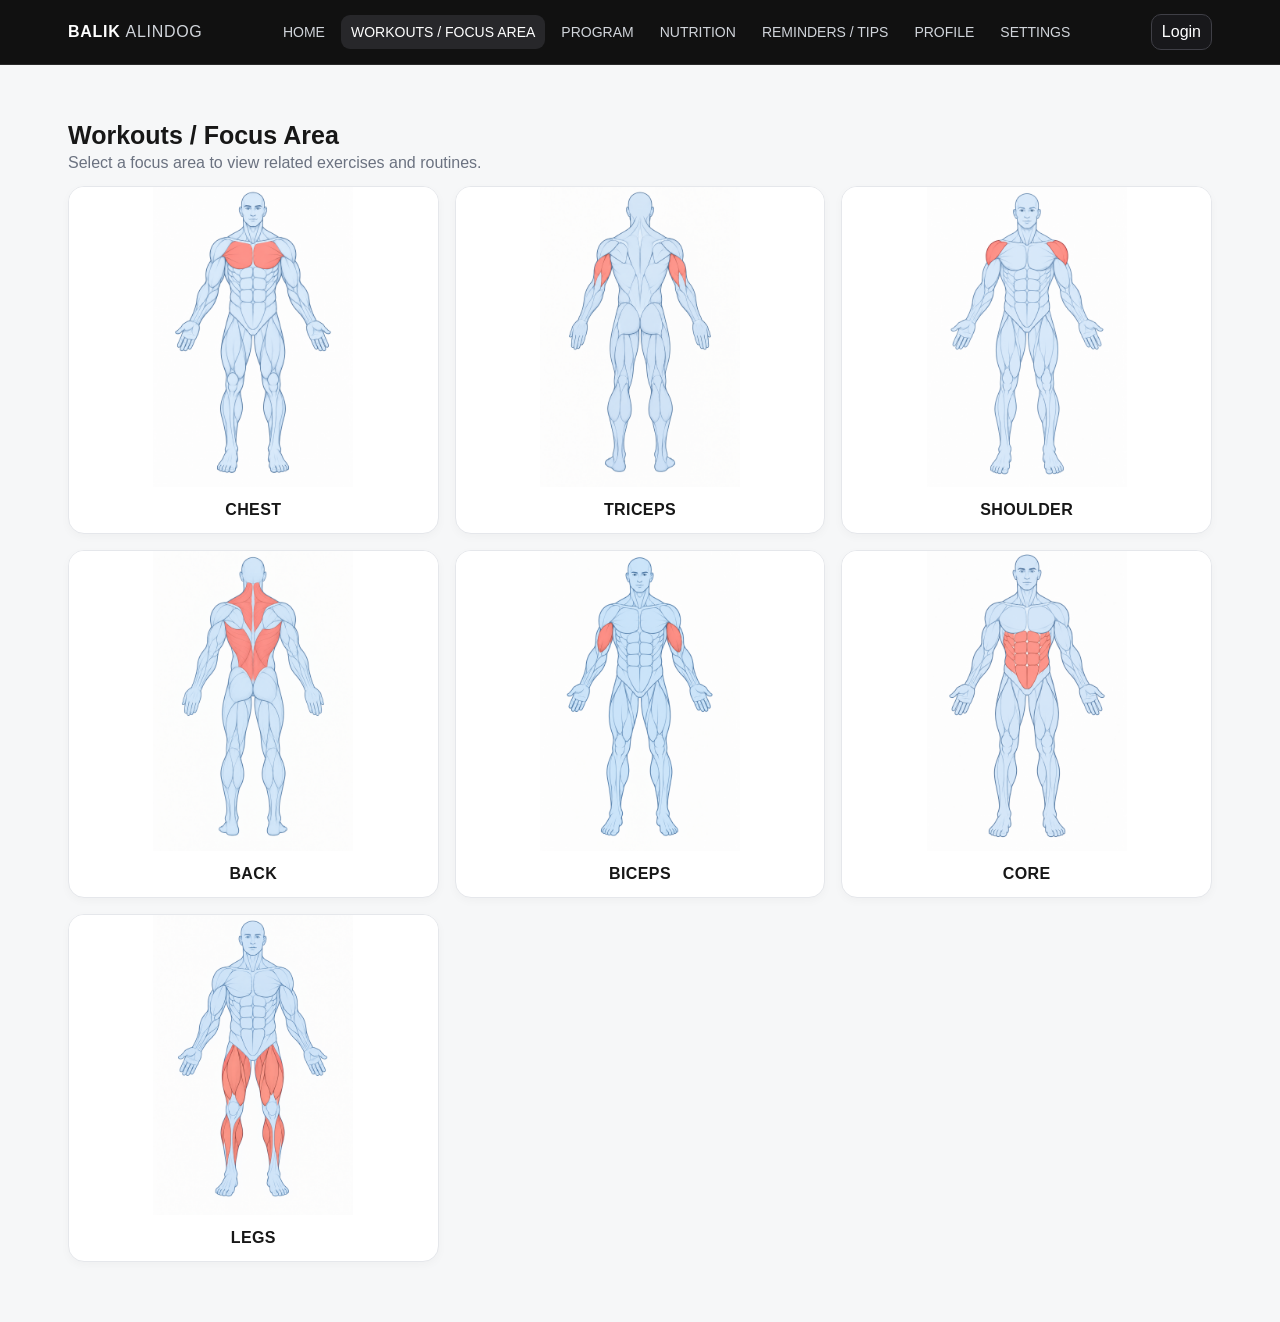
<file: workouts.html>
<!doctype html>
<html lang="en">
<head>
<meta charset="utf-8">
<meta name="viewport" content="width=device-width,initial-scale=1">
<title>Workouts / Focus Area | Balik Alindog</title>
<link rel="icon" type="image/png" href="assets/img/favicon.png">
<link rel="stylesheet" href="assets/css/style.css">

<style>
.focus-grid {
    display: grid;
    grid-template-columns: repeat(3, 1fr);
    gap: 16px;
}

.focus-card {
    background: var(--surface);
    border: 1px solid var(--line);
    border-radius: var(--radius);
    overflow: hidden;
    box-shadow: 0 3px 10px rgba(0,0,0,.03);
}

.focus-image {
    width: 100%;
    height: 300px;
    background: #ffffff;
    display: flex;
    align-items: center;
    justify-content: center;
    overflow: hidden;
}

.focus-image img {
    width: 100%;
    height: 100%;
    object-fit: contain;
    display: block;
}

.focus-label {
    text-align: center;
    font-weight: 800;
    padding: 14px 12px;
    letter-spacing: .4px;
}

@media (max-width: 900px) {
    .focus-grid {
        grid-template-columns: repeat(2, 1fr);
    }

    .focus-image {
        height: 260px;
    }
}

@media (max-width: 560px) {
    .focus-grid {
        grid-template-columns: 1fr;
    }

    .focus-image {
        height: 330px;
    }
}
</style>

</head>
<body>

<header class="topbar">
    <div class="nav">
        <a class="brand" href="index.html">BALIK <span>ALINDOG</span></a>

        <nav class="navlinks">
            <a data-nav href="index.html">HOME</a>
            <a data-nav href="workouts.html">WORKOUTS / FOCUS AREA</a>
            <a data-nav href="program.html">PROGRAM</a>
            <a data-nav href="nutrition.html">NUTRITION</a>
            <a data-nav href="reminders.html">REMINDERS / TIPS</a>
            <a data-nav href="profile.html">PROFILE</a>
            <a data-nav href="settings.html">SETTINGS</a>
        </nav>

        <div class="nav-actions">
            <a class="icon-btn" href="login.html">Login</a>
            <button class="icon-btn menu-btn" id="menuBtn">☰</button>
        </div>
    </div>

    <nav class="mobile-nav" id="mobileNav">
        <a data-nav href="index.html">HOME</a>
        <a data-nav href="workouts.html">WORKOUTS / FOCUS AREA</a>
        <a data-nav href="program.html">PROGRAM</a>
        <a data-nav href="nutrition.html">NUTRITION</a>
        <a data-nav href="reminders.html">REMINDERS / TIPS</a>
        <a data-nav href="profile.html">PROFILE</a>
        <a data-nav href="settings.html">SETTINGS</a>
    </nav>
</header>


<main class="container">
    <div class="section-head">
        <div>
            <h2>Workouts / Focus Area</h2>
            <p>Select a focus area to view related exercises and routines.</p>
        </div>
    </div>

    <section class="focus-grid">
        <article class="focus-card">
            <div class="focus-image">
                <img src="assets/img/focus/CHEST.png" alt="CHEST muscle focus area">
            </div>
            <div class="focus-label">CHEST</div>
        </article>
        <article class="focus-card">
            <div class="focus-image">
                <img src="assets/img/focus/TRICEPS.png" alt="TRICEPS muscle focus area">
            </div>
            <div class="focus-label">TRICEPS</div>
        </article>
        <article class="focus-card">
            <div class="focus-image">
                <img src="assets/img/focus/SHOULDER.png" alt="SHOULDER muscle focus area">
            </div>
            <div class="focus-label">SHOULDER</div>
        </article>
        <article class="focus-card">
            <div class="focus-image">
                <img src="assets/img/focus/BACK.png" alt="BACK muscle focus area">
            </div>
            <div class="focus-label">BACK</div>
        </article>
        <article class="focus-card">
            <div class="focus-image">
                <img src="assets/img/focus/BICEPS.png" alt="BICEPS muscle focus area">
            </div>
            <div class="focus-label">BICEPS</div>
        </article>
        <article class="focus-card">
            <div class="focus-image">
                <img src="assets/img/focus/CORE.png" alt="CORE muscle focus area">
            </div>
            <div class="focus-label">CORE</div>
        </article>
        <article class="focus-card">
            <div class="focus-image">
                <img src="assets/img/focus/LEGS.png" alt="LEGS muscle focus area">
            </div>
            <div class="focus-label">LEGS</div>
        </article>
    </section>
</main>

<script src="assets/js/app.js"></script>
</body>
</html>
</file>
<file: assets/css/style.css>
:root {
    --bg: #f6f7f8;
    --surface: #ffffff;
    --text: #171717;
    --muted: #6b7280;
    --line: #e5e7eb;
    --radius: 16px;
    --shadow: 0 8px 24px rgba(0,0,0,.07);
    --nav-bg: #111;
    --nav-text: #ffffff;
}

body.dark-mode {
    --bg: #0f1115;
    --surface: #1a1d24;
    --text: #f3f4f6;
    --muted: #9ca3af;
    --line: #2b313d;
    --shadow: 0 8px 24px rgba(0,0,0,.35);
    --nav-bg: #000000;
    --nav-text: #ffffff;
}

* { box-sizing: border-box; }

html { scroll-behavior: smooth; }

body {
    margin: 0;
    font-family: Arial, Helvetica, sans-serif;
    background: var(--bg);
    color: var(--text);
    transition: background .25s ease, color .25s ease;
}

a { text-decoration: none; color: inherit; }

button, input, select, textarea { font: inherit; }

.topbar {
    position: sticky;
    top: 0;
    z-index: 20;
    background: var(--nav-bg);
    color: var(--nav-text);
    border-bottom: 1px solid #2a2a2a;
}

.nav {
    max-width: 1180px;
    margin: auto;
    min-height: 64px;
    padding: 0 18px;
    display: flex;
    align-items: center;
    gap: 20px;
}

.brand {
    font-weight: 800;
    letter-spacing: .7px;
    white-space: nowrap;
}

.brand span {
    font-weight: 400;
    color: #d1d5db;
}

.navlinks {
    display: flex;
    gap: 6px;
    flex: 1;
    justify-content: center;
    align-items: center;
}

.navlinks a {
    padding: 9px 10px;
    border-radius: 9px;
    color: #d1d5db;
    font-size: 14px;
}

.navlinks a:hover,
.navlinks a.active {
    background: #27272a;
    color: #fff;
}

.nav-actions {
    display: flex;
    gap: 8px;
}

.icon-btn {
    border: 1px solid #3f3f46;
    background: #18181b;
    color: #fff;
    border-radius: 10px;
    padding: 8px 10px;
    cursor: pointer;
}

.menu-btn { display: none; }

.mobile-nav { display: none; }

.container {
    max-width: 1180px;
    margin: auto;
    padding: 28px 18px 60px;
}

.hero {
    border-radius: 22px;
    overflow: hidden;
    box-shadow: var(--shadow);
    margin-bottom: 28px;
    position: relative;
}

.hero-bg {
    background-image: url("../img/home-bg.png");
    background-size: cover;
    background-position: center;
    min-height: 520px;
    display: flex;
    align-items: center;
}

.hero-overlay {
    width: 100%;
    min-height: 520px;
    padding: 56px 34px;
    background: linear-gradient(to right, rgba(0,0,0,.78), rgba(0,0,0,.30));
    color: white;
    display: flex;
    flex-direction: column;
    justify-content: center;
}

.hero h1 {
    font-size: clamp(36px, 6vw, 68px);
    margin: 0 0 12px;
    font-weight: 300;
    letter-spacing: 2px;
}

.hero p {
    max-width: 680px;
    color: #e5e7eb;
    line-height: 1.6;
    margin-bottom: 22px;
}

.actions,
.program-actions,
.theme-switcher {
    display: flex;
    gap: 10px;
    flex-wrap: wrap;
}

.btn {
    display: inline-flex;
    align-items: center;
    justify-content: center;
    border: none;
    border-radius: 11px;
    padding: 11px 16px;
    cursor: pointer;
    font-weight: 700;
}

.btn-primary {
    background: white;
    color: #111;
}

.btn-dark {
    background: #111;
    color: white;
}

body.dark-mode .btn-dark {
    background: #f3f4f6;
    color: #111;
}

.btn-outline {
    background: transparent;
    border: 1px solid #d1d5db;
    color: inherit;
}

body.dark-mode .btn-outline {
    color: #f3f4f6;
    border-color: #4b5563;
}

.section-head {
    display: flex;
    align-items: end;
    justify-content: space-between;
    margin: 28px 0 14px;
}

.section-head h2 {
    margin: 0;
    font-size: 25px;
}

.section-head p {
    margin: 4px 0 0;
    color: var(--muted);
}

.grid {
    display: grid;
    grid-template-columns: repeat(3, 1fr);
    gap: 16px;
}

.card {
    background: var(--surface);
    border: 1px solid var(--line);
    border-radius: var(--radius);
    overflow: hidden;
    box-shadow: 0 3px 10px rgba(0,0,0,.03);
}

.card-body { padding: 18px; }

.card h3 { margin-top: 0; }

.card p {
    color: var(--muted);
    line-height: 1.55;
}

.focus-visual {
    height: 155px;
    display: flex;
    align-items: center;
    justify-content: center;
    background: linear-gradient(135deg, #e5e7eb, #c7cbd1);
    font-size: 58px;
}

.focus-label {
    text-align: center;
    font-weight: 800;
    padding: 12px;
}

.panel {
    background: var(--surface);
    border: 1px solid var(--line);
    border-radius: 16px;
    padding: 20px;
    margin-bottom: 18px;
}

.form-grid {
    display: grid;
    grid-template-columns: 1fr 1fr;
    gap: 14px;
}

.field {
    display: flex;
    flex-direction: column;
    gap: 7px;
}

.field label {
    font-size: 14px;
    font-weight: 700;
}

.field input,
.field select,
.field textarea {
    width: 100%;
    border: 1px solid #d1d5db;
    border-radius: 10px;
    padding: 11px;
    background: var(--surface);
    color: var(--text);
}

body.dark-mode .field input,
body.dark-mode .field select,
body.dark-mode .field textarea {
    border-color: #4b5563;
}

.notice {
    border-left: 4px solid #111;
    background: #f3f4f6;
    padding: 14px 16px;
    border-radius: 10px;
    color: #374151;
    margin-bottom: 18px;
}

body.dark-mode .notice {
    background: #1f2937;
    color: #e5e7eb;
}

.badge {
    font-size: 12px;
    padding: 4px 8px;
    border-radius: 999px;
    background: #eef2ff;
    color: #3730a3;
    font-weight: 700;
}

.list {
    display: flex;
    flex-direction: column;
    gap: 10px;
}

.list-item {
    border: 1px solid var(--line);
    border-radius: 12px;
    padding: 14px;
    background: var(--surface);
    display: flex;
    justify-content: space-between;
    align-items: center;
}

.auth-wrap {
    max-width: 480px;
    margin: 60px auto;
    padding: 0 18px;
}

.auth-card {
    background: var(--surface);
    border: 1px solid var(--line);
    border-radius: 20px;
    padding: 26px;
    box-shadow: var(--shadow);
}

.auth-card .field { margin-bottom: 14px; }

.full { width: 100%; }

.muted { color: var(--muted); }

.footer {
    max-width: 1180px;
    margin: 0 auto 30px;
    padding: 0 18px;
    color: var(--muted);
    font-size: 13px;
}

@media(max-width: 900px) {
    .grid { grid-template-columns: repeat(2, 1fr); }
    .navlinks { display: none; }
    .menu-btn { display: block; }
    .nav { justify-content: space-between; }

    .mobile-nav.open {
        display: flex;
        flex-direction: column;
        background: var(--nav-bg);
        padding: 8px 18px 16px;
    }

    .mobile-nav a {
        color: #ddd;
        padding: 10px;
        border-radius: 8px;
    }
}

@media(max-width: 600px) {
    .grid,
    .form-grid { grid-template-columns: 1fr; }

    .hero-overlay {
        padding: 38px 22px;
        min-height: 420px;
    }

    .hero-bg { min-height: 420px; }
}
</file>
